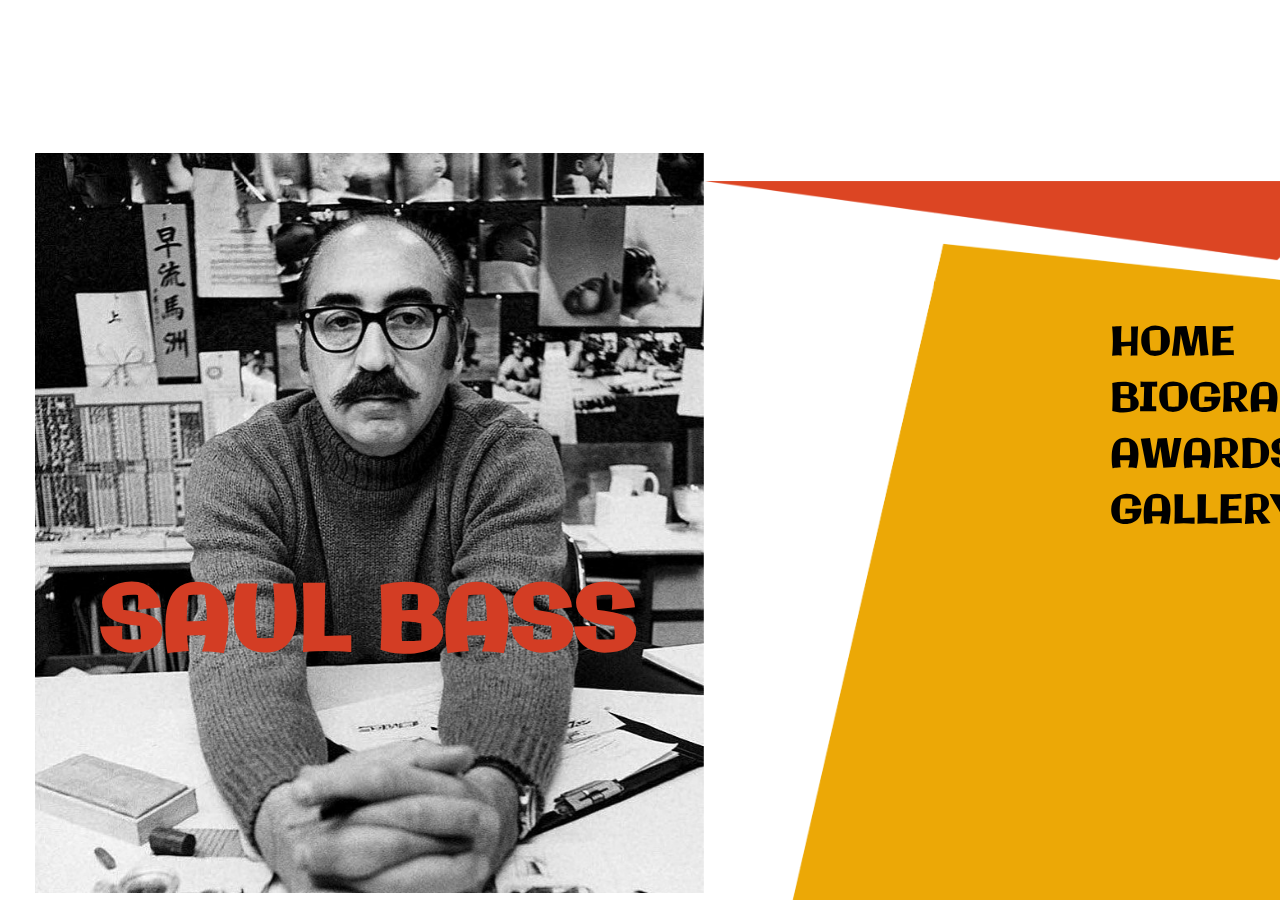
<file: index.html>
<!DOCTYPE html>
<html>
<head>
	<title>Saul Bass</title>
	<link rel="stylesheet" type="text/css" href="css/stylesheet.css">
	<link href='https://fonts.googleapis.com/css?family=Galindo' rel='stylesheet'>

	<link href='https://fonts.googleapis.com/css?family=Libre Baskerville' rel='stylesheet'>
</head>


<body>
	<div class="homenavbar">
		<ul>
			
			<li><a class="Home" href="index.html">HOME</a></li>

			<li><a class="Biography" href="bio.html">BIOGRAPHY</a></li>

			<li><a class="Awards" href="awards.html">AWARDS</a></li>

			<li><a class="Gallery" href="gallery.html">GALLERY</a></li>
		</ul>	
	</div>

	<div class="image1"><img src="Images/crop_bass.jpeg" alt="The man himself" height="740px"></div>

	<div class="homebackground"><img src="Images/Home.png" height="750px"></div>

	<div class="Home_heading"><h1>SAUL BASS</h1></div>

</body>
</html>
</file>
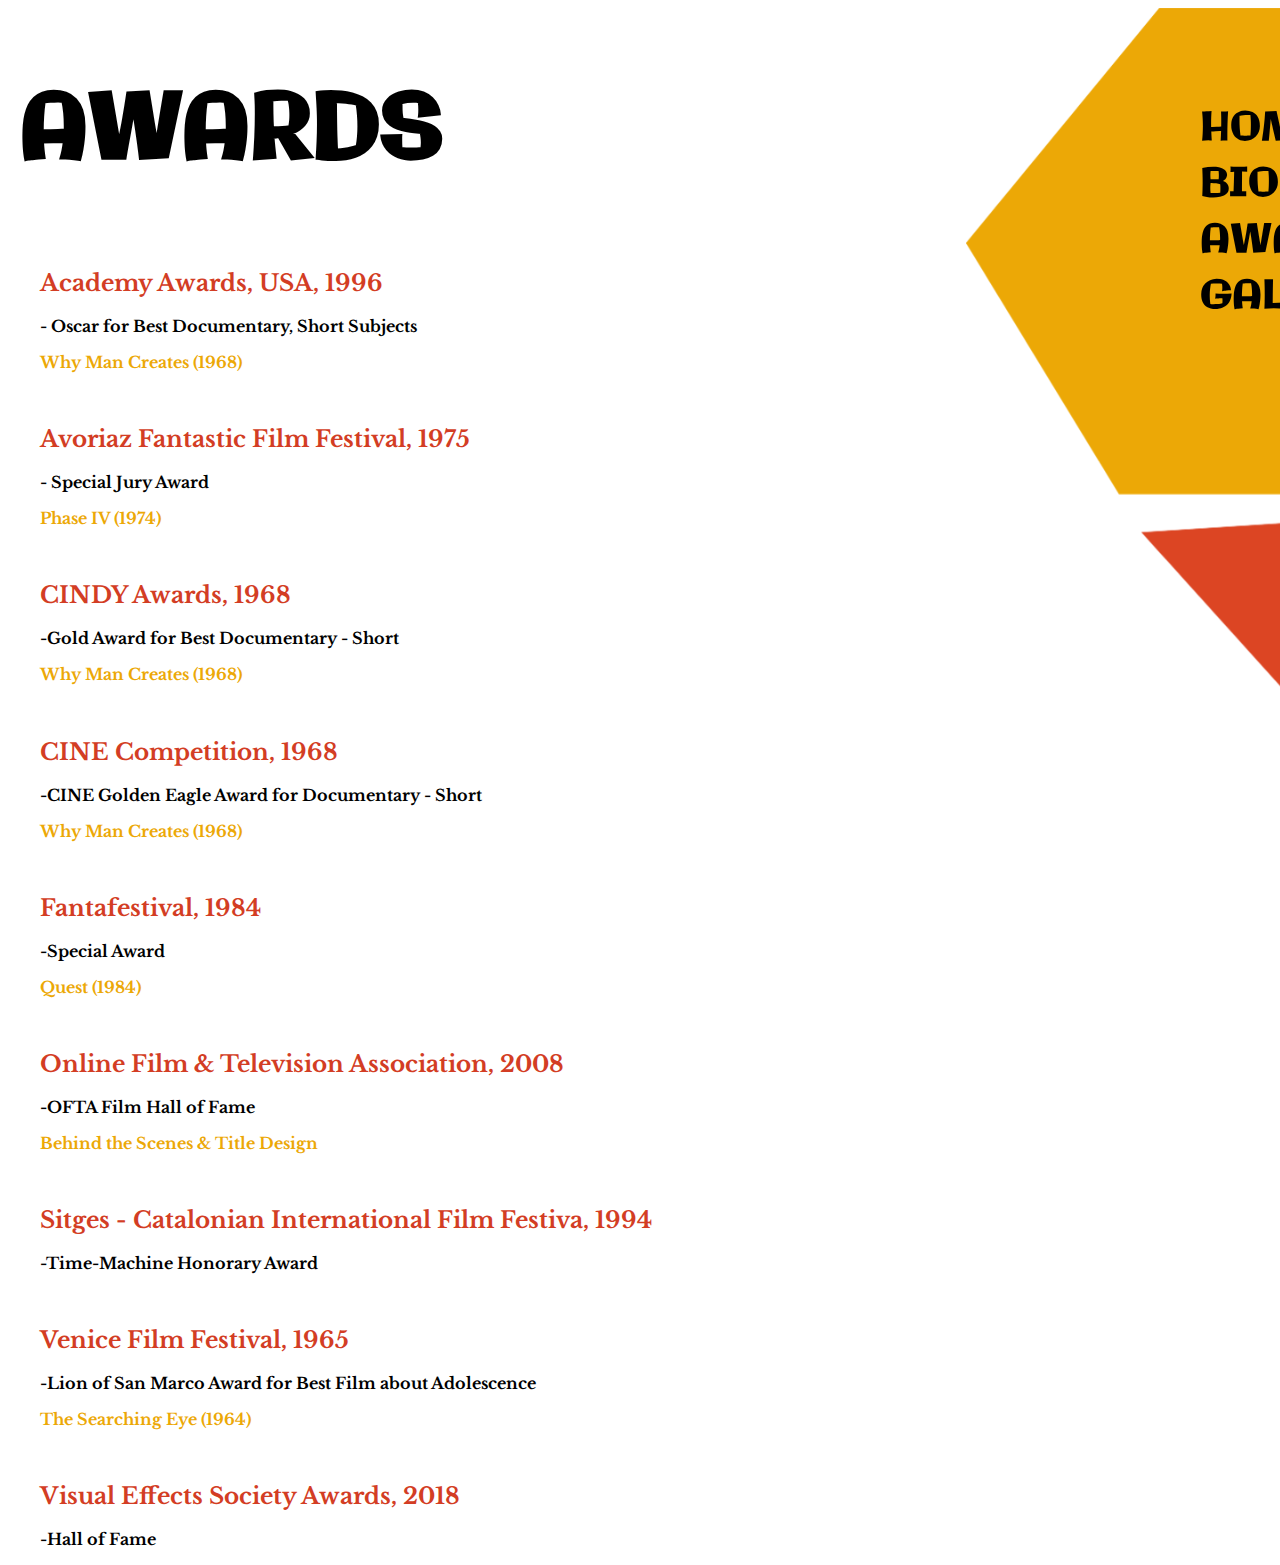
<file: awards.html>
<!DOCTYPE html>
<html>
<head>
	<title>Awards</title>
	<link rel="stylesheet" type="text/css" href="css/stylesheet.css">
	<link href='https://fonts.googleapis.com/css?family=Galindo' rel='stylesheet'>

	<link href='https://fonts.googleapis.com/css?family=Libre Baskerville' rel='stylesheet'>

</head>
<body>

<div class="awardsbackground"><img src="Images/Awards.png" width="570px"></div>


	<div class="awardsnavbar">
		<ul>
			
			<li><a class="Home" href="index.html">HOME</a></li>

			<li><a class="Biography" href="bio.html">BIOGRAPHY</a></li>

			<li><a class="Awards" href="awards.html">AWARDS</a></li>

			<li><a class="Gallery" href="gallery.html">GALLERY</a></li>
		</ul>	
	</div>


<div class="awardsheading"><h1>AWARDS</h1></div>

<div class="awardsbody">

	<h2>Academy Awards, USA, 1996</h2>
	<h3 class="black">- Oscar for Best Documentary, Short Subjects</h3>
	<h3 class="orange">Why Man Creates (1968)</h3>
		<br>

	<h2>Avoriaz Fantastic Film Festival, 1975</h2>
	<h3 class="black">- Special Jury Award</h3>
	<h3 class="orange">Phase IV (1974)</h3>
		<br>

	<h2>CINDY Awards, 1968</h2>
	<h3 class="black">-Gold Award for Best Documentary - Short</h3>
	<h3 class="orange">Why Man Creates (1968)</h3>
		<br>
	
	<h2>CINE Competition, 1968</h2>
	<h3 class="black">-CINE Golden Eagle Award for Documentary - Short</h3>
	<h3 class="orange">Why Man Creates (1968)</h3>
		<br>

	<h2>Fantafestival, 1984</h2>
	<h3 class="black">-Special Award</h3>
	<h3 class="orange">Quest (1984)</h3>
		<br>

	<h2>Online Film & Television Association, 2008</h2>
	<h3 class="black">-OFTA Film Hall of Fame</h3>
	<h3 class="orange">Behind the Scenes & Title Design</h3>
		<br>

	<h2>Sitges - Catalonian International Film Festiva, 1994</h2>
	<h3 class="black">-Time-Machine Honorary Award</h3>
	<h3 class="orange"></h3>
		<br>

	<h2>Venice Film Festival, 1965</h2>
	<h3 class="black">-Lion of San Marco Award for Best Film about Adolescence</h3>
	<h3 class="orange">The Searching Eye (1964)</h3>
		<br>

	<h2>Visual Effects Society Awards, 2018</h2>
	<h3 class="black">-Hall of Fame</h3>
	<h3 class="orange"></h3>
</div>

</body>
</html>
</file>
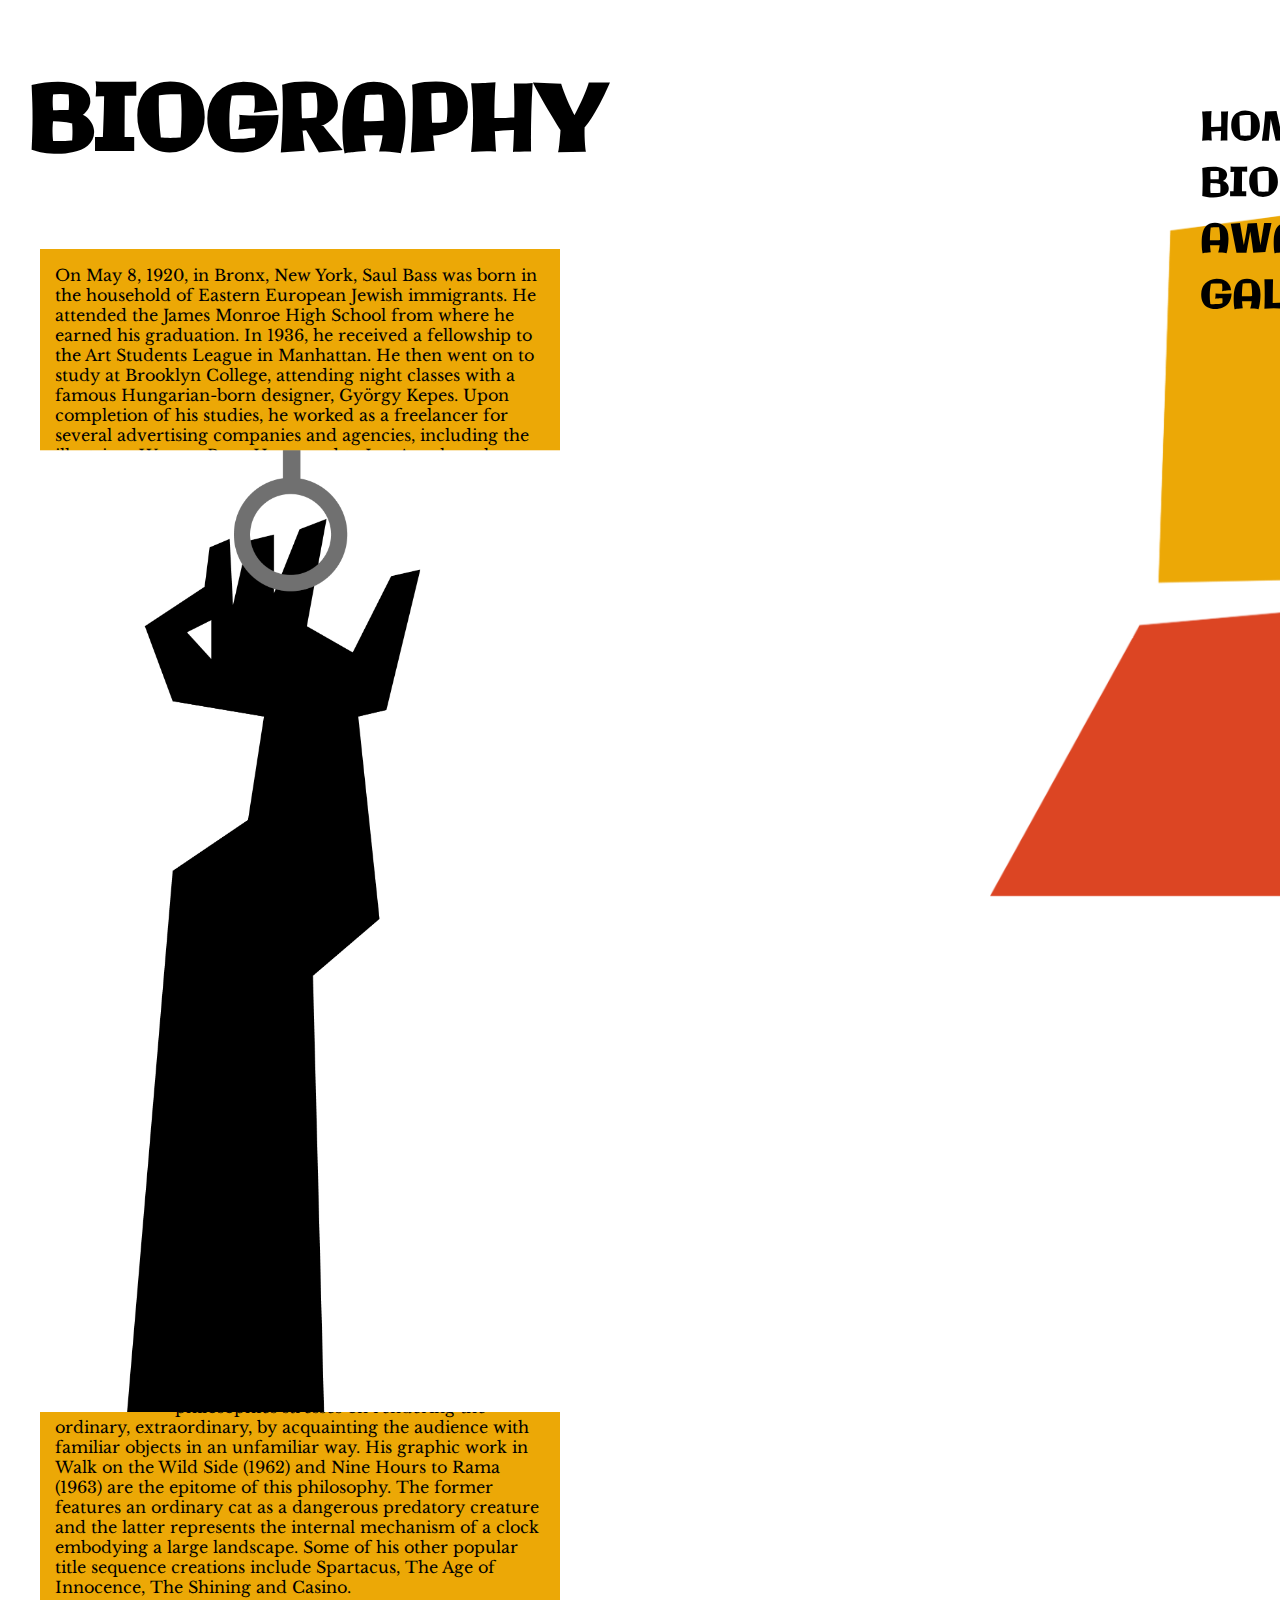
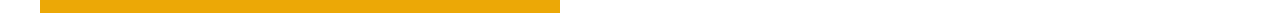
<file: bio.html>
<!DOCTYPE html>
<html>
	<head>
		
		<title>Biography</title>
		
		<link rel="stylesheet" type="text/css" href="css/stylesheet.css">
		
		<link href='https://fonts.googleapis.com/css?family=Galindo' rel='stylesheet'>
		
		<link href='https://fonts.googleapis.com/css?family=Libre Baskerville' rel='stylesheet'>


	</head>
		<body>

			<div class="bionavbar">
				<ul>
					
					<li><a class="Home" href="index.html">HOME</a></li>

					<li><a class="Biography" href="bio.html">BIOGRAPHY</a></li>

					<li><a class="Awards" href="awards.html">AWARDS</a></li>

					<li><a class="Gallery" href="gallery.html">GALLERY</a></li>
				</ul>	
			</div>

			<div class="Bio_heading"><h1>BIOGRAPHY</h1></div>

				<div class="Bio_body"><p>
					On May 8, 1920, in Bronx, New York, Saul Bass was born in the household of Eastern European Jewish immigrants. He attended the James Monroe High School from where he earned his graduation. In 1936, he received a fellowship to the Art Students League in Manhattan. He then went on to study at Brooklyn College, attending night classes with a famous Hungarian-born designer, György Kepes. Upon completion of his studies, he worked as a freelancer for several advertising companies and agencies, including the illustrious Warner Bros. He moved to Los Angeles, where he pursued graphic designing as a commercial artist. During 1940’s he took up some Hollywood projects, which involved the print work for promotional purposes. In fact, he started up his own practice in 1952 and a few years later established his private firm as Saul Bass & Associates.
					<br>
					<br>
					<br>
					<br>
					<br>
					In 1954, Bass finally had his big break as he was offered a job by the filmmaker Otto Preminger to design a poster for Carmen Jones. His work left a remarkable impression on Preminger, who availed his expertise yet again for his film’s title sequence. With the opportunity, came the realization that the title sequence can not only be served as mere static credits but it can enhance the watching experience of the audience. Bass realized the potential of title sequence if incorporated with the right audio and visual sequence can help set the mood and theme at the opening of a film. After his debut work in the Hollywood, he worked for several reputable production houses. In 1955, he produced title sequence for The Seven Year Itch. However, he did not earn his reputation in the Hollywood until he made his contribution to Preminger’s The Man with the Golden Arm (1955). The film focused on a musician’s struggle to defeat his heroin addiction. As to underline the intensity of then tabooed subject, he featured an animated paper cut-out arm in the film title which had a sensational effect on the audience. Besides, another notable filmmaker Alfred Hitchcock brought him on board for the title designing of his films. Bass developed iconic, influential and noteworthy title sequences employing distinguished kinetic typography for motion pictures, including North by Northwest (1959), Vertigo (1958) and Psycho (1960). He was the first to introduce this technique in Hollywood films which previously employed static titles.</p>
					<br>
					<br>	<img src="saul_shape.png" class="float" width="200px">
					<p> Bass regarded title sequence designing as an art with its unique purposes. His creation was based on the philosophy of enlightening the audience about the subject of the film and invoking their emotions accordingly. Another one of his philosophies stresses on rendering the ordinary, extraordinary, by acquainting the audience with familiar objects in an unfamiliar way. His graphic work in Walk on the Wild Side (1962) and Nine Hours to Rama (1963) are the epitome of this philosophy. The former features an ordinary cat as a dangerous predatory creature and the latter represents the internal mechanism of a clock embodying a large landscape. Some of his other popular title sequence creations include Spartacus, The Age of Innocence, The Shining and Casino.
				</p></div>

			<!--<div class="float"><img src="Images/saul_shape.png" ></div>-->

			<div class="Biobackground"><img src="Images/Bio.png" height="710px"></div>

		<div class="handring">
			<img class="hand" src="Images/Hand.png" width="580px">
		</div>
			
			<div class="textreveal"></div>

		</body>

</html>
</file>
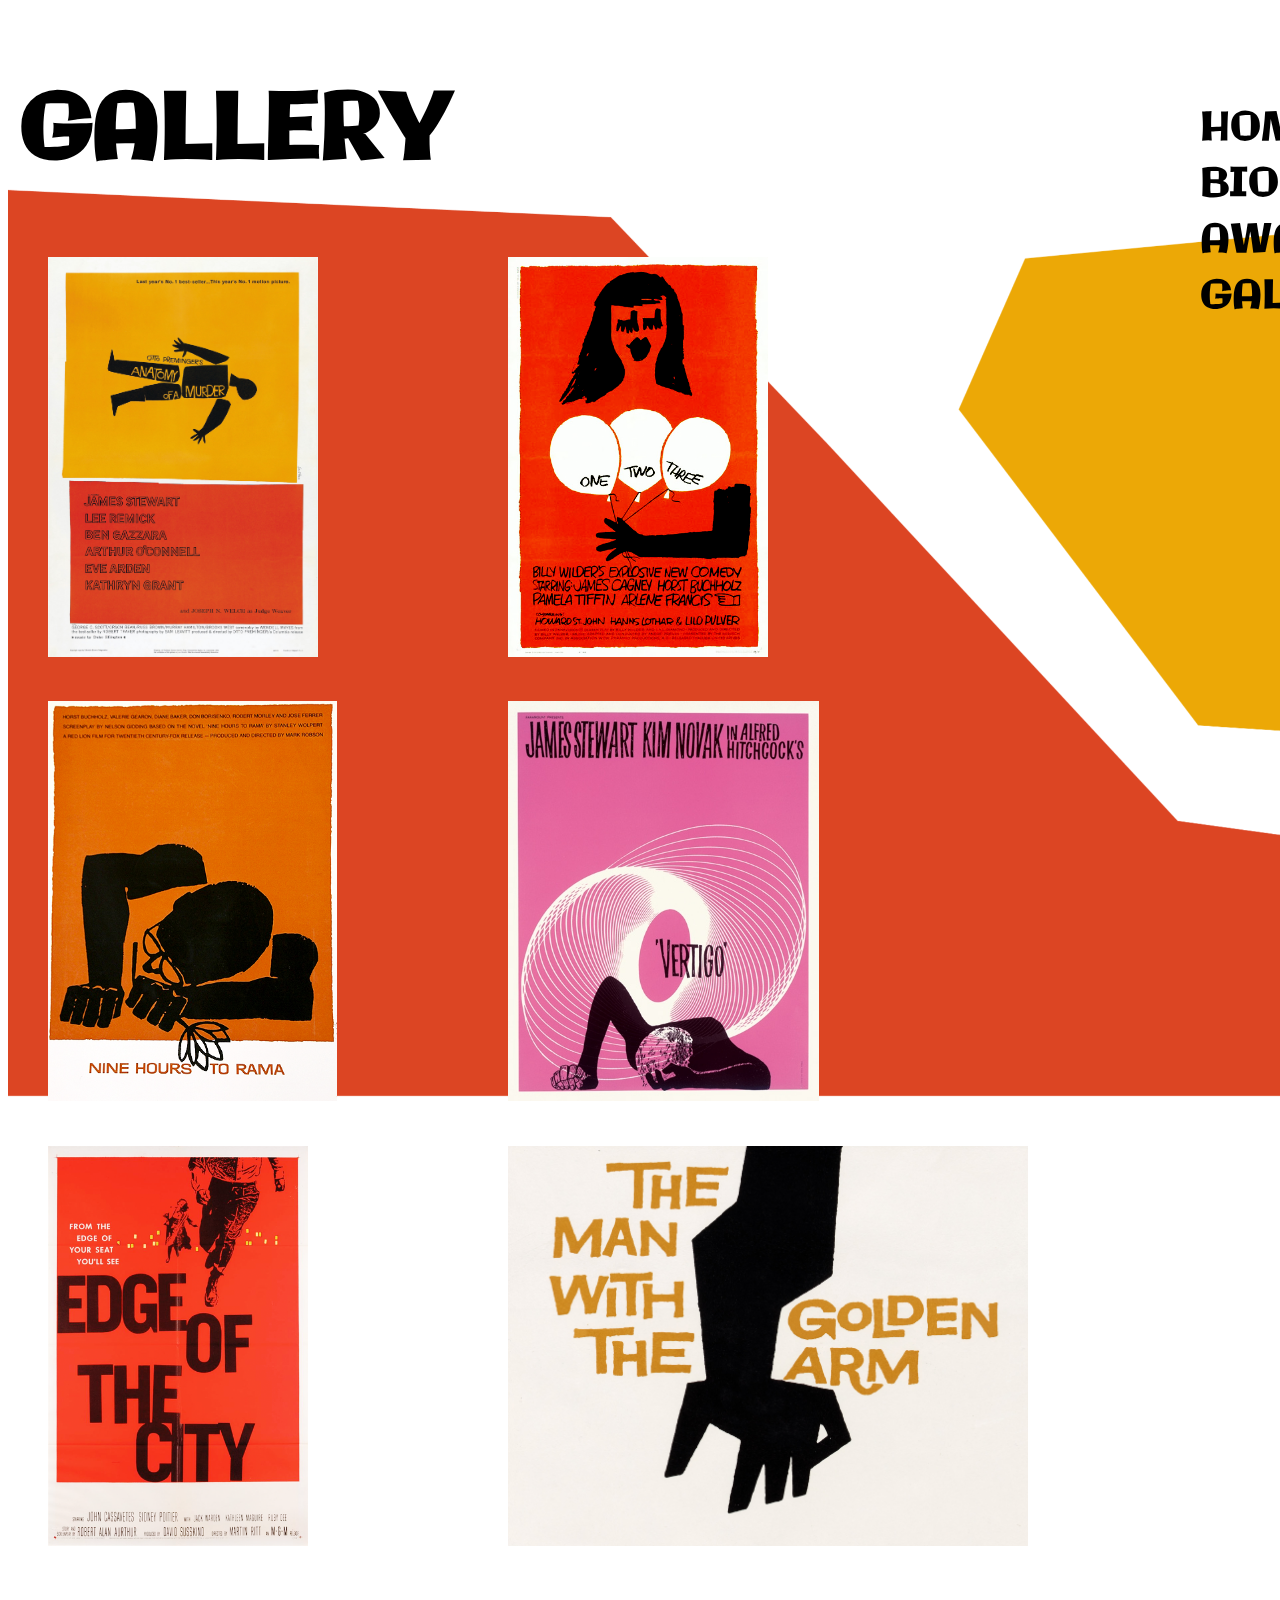
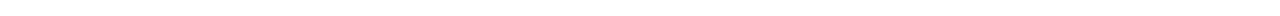
<file: gallery.html>
<!DOCTYPE html>
<html>
<head>
	<title>Gallery</title>
	<link rel="stylesheet" type="text/css" href="css/stylesheet.css">
	<link href='https://fonts.googleapis.com/css?family=Galindo' rel='stylesheet'>

	<link href='https://fonts.googleapis.com/css?family=Libre Baskerville' rel='stylesheet'>

</head>
<body class="gallerybody">

<div class="gallerynavbar">
<ul>
	
	<li><a class="Home" href="index.html">HOME</a></li>

	<li><a class="Biography" href="bio.html">BIOGRAPHY</a></li>

	<li><a class="Awards" href="awards.html">AWARDS</a></li>

	<li><a class="Gallery" href="gallery.html">GALLERY</a></li>
</ul>	
</div>

	<div class="gallerybackground"><img src="Images/Gallery.png" alt="It's just the backgorund" width="1510px">
	</div>

	<div class="galleryheading"><h1>GALLERY</h1></div>

		<div class="all_images">

			<div class="anatomy"><img class="anatomyIMG" src="Images/AnatomyMurder.jpg" height="400px"></div>

			<div class="one"><img class="oneIMG" src="Images/onetwothree_bass.png" height="400px"></div>

			<div class="nine"><img class="nineIMG" src="Images/rama_bass.png" height="400px"></div>

			<div class="vertigo"><img class="vertigoIMG" src="Images/vertigo.jpg" height="400px"></div>

			<div class="edge"><img class="edgeIMG" src="Images/edge_bass.png" height="400px"></div>

			<div class="man"><img class="manIMG" src="Images/man-with-golden-arm_cropped.jpg" height="400px"></div>

		</div>


</body>
</html>
</file>
<file: css/stylesheet.css>
/* INDEX PAGE */
.Home_heading{
    color: #d33d24;
    position: fixed;
    top: 500px;
    left: 100px;
    z-index: 1;
    font-family: 'Galindo';font-size:45px;
}

.image1{
    position: fixed;
    z-index: -1;
    bottom: 3px;
    left: 35px;
}

.homebackground{
    position: fixed;
    left: 705px;
    bottom: -35px;
}

.homenavbar{
    position: fixed;
    left: 1070px;
    top: 300px;
    z-index: 1;
}

.homenavbar a:hover{
    color: #d33d24;

}


.homenavbar ul li{
    list-style: none;
}

.homenavbar ul li a {
    text-decoration: none;
    font-size: 50px;
    font-family: 'Galindo';font-size:40px;
    color: black;
}

/* END INDEX PAGE */
/*BIOGRAPHY PAGE*/
.Bio_heading{
    position: relative;
    left: 20px;
    font-family: 'Galindo';font-size:45px;
    width: 50%;
}

.Bio_body{
    position: absolute;
    left: 40px;
  font-family: 'Libre Baskerville';font-size: 16px; 
  width: 490px;
   background-color: #eca806;
   padding-right: 15px;
   padding-left: 15px;
}

.Biobackground{
    position: fixed;
    bottom: 0px;
    left: 990px;
    z-index: -1;
}

.bionavbar{
    position: fixed;
    left: 1160px;
    top: 85px;
}

.bionavbar a:hover{
    color: #d33d24;

}


.bionavbar ul li{
    list-style: none;
}

.bionavbar ul li a {
    text-decoration: none;
    font-size: 50px;
    font-family: 'Galindo';font-size:40px;
    color: black;
}

//*.textreveal{
position: absolute;
left: 40px;
top: 311px;
width: 520px;
height: 950px;
//*height: 1250px;*//
//*z-index: 10;
animation-delay: 2s;
animation: pic 2s ease-in 2s 1;
animation-fill-mode: forwards;
}*//

@keyframes pic {
0%{ top: 450px; }
100%{top: 223%;}
}


.handring{
position: absolute;
top: 450px;
left: 9px;
animation-delay: 1s;
animation: pic 2s ease-out 2s 1;
animation-fill-mode: forwards;
z-index: 30;

}

@keyframes pic {
0%{ top: 450px; }
100%{top: 223%;}
}



.hand{
    z-index: 60;
}

.float{
  shape-outside: polygon(10% 0%, 100% 10%, 70% 90%, 0% 100%);
        shape-image-threshold: 0;
        margin-right: 20px;
    /*position: absolute;*/
    float: left;
    /*left: -305px;
    top: 700px;*/
}

/*END BIOGRAPHY PAGE*/
/*GALLERY PAGE*/
.gallerybody{
    height: 1600px;
}

.galleryheading{
    position: absolute;
    left: 20px;
    font-family: 'Galindo';font-size:45px

}
.gallerybackground{
    position: fixed;
    bottom: -200px;
    z-index: -1;
}

.gallerynavbar{
    position: fixed;
    left: 1160px;
    top: 85px;
}

.gallerynavbar a:hover{
    color: #d33d24;

}

.gallerynavbar ul li{
    list-style: none;
}

.gallerynavbar ul li a {
    text-decoration: none;
    font-size: 50px;
    font-family: 'Galindo';font-size:40px;
    color: black;
}

.all_images{
    position: absolute;
    top: 250px;
}

.anatomy{
position: absolute;
left: 40px;
top: 7px;
width: 70%;
}

.anatomyIMG{transition: transform .5s ease-out;
transform-origin: ;
}

.anatomyIMG:hover{
transform: scale(1.1);
border: 8px solid black;
}


.one{
position: absolute;
left: 500px;
top: 7px;
width: 70%;
}

.oneIMG{transition: transform .5s ease-out;
transform-origin: ;
}

.oneIMG:hover{
transform: scale(1.1);
border: 8px solid black;
}

.nine{
position: absolute;
left: 40px;
top: 451px;
width: 70%;
}

.nineIMG{transition: transform .5s ease-out;
transform-origin: ;
}

.nineIMG:hover{
transform: scale(1.1);
border: 8px solid black;
}


.vertigo{
position: absolute;
left: 500px;
top: 451px;
width: 70%;
}

.vertigoIMG{transition: transform .5s ease-out;
transform-origin: ;
}

.vertigoIMG:hover{
transform: scale(1.1);
border: 8px solid black;
}

.edge{
position: absolute;
left: 40px;
top: 896px;
width: 70%;
}

.edgeIMG{transition: transform .5s ease-out;
transform-origin: ;
}

.edgeIMG:hover{
transform: scale(1.1);
border: 8px solid black;
}

.man{
position: absolute;
left: 500px;
top: 896px;
width: 70%;
}

.manIMG{transition: transform .5s ease-out;
transform-origin: ;
}

.manIMG:hover{
transform: scale(1.1);
border: 8px solid black;
}








/*END GALLERY PAGE*/
/*AWARDS PAGE*/

.awardsheading{
    position: absolute;
    left: 20px;
    font-family: 'Galindo';font-size:45px
}

.awardsbackground{
    position: fixed;
    left: 966px;
}


.awardsbody{
    position: absolute;
    left: 40px;
    top: 250px;
}

.awardsnavbar{
    position: fixed;
    left: 1160px;
    top: 85px;
}

.awardsnavbar a:hover{
    color: #d33d24;

}


.awardsnavbar ul li{
    list-style: none;
}

.awardsnavbar ul li a {
    text-decoration: none;
    font-size: 50px;
    font-family: 'Galindo';font-size:40px;
    color: black;
}

h2{
    color: #d33d24;
    font-family: 'Libre Baskerville';font-size: 23px; 
}


.black{
    font-family: 'Libre Baskerville';font-size: 16px;
}

.orange{
    color: #eca806;
    font-family: 'Libre Baskerville';font-size: 16px;
}
/*END AWARDS PAGE*/
</file>
